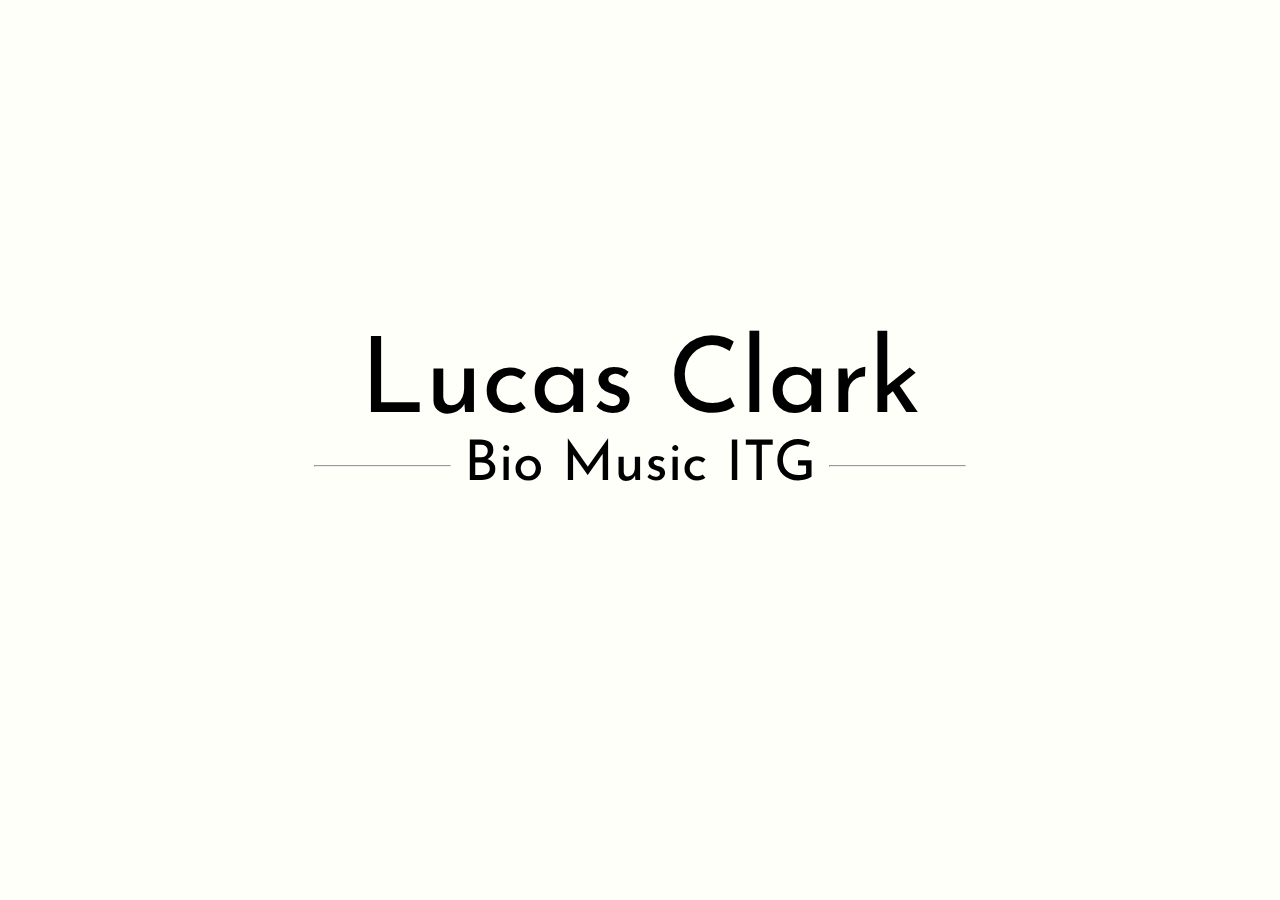
<file: index.html>
<!DOCTYPE html>
<html lang="en">
<head>
    <meta charset="UTF-8">
    <meta name="viewport" content="width=device-width, initial-scale=1.0">
    <meta http-equiv="X-UA-Compatible" content="ie=edge">
    <link href="https://fonts.googleapis.com/css2?family=Timmana&display=swap" rel="stylesheet">
    <link href="https://fonts.googleapis.com/css2?family=Josefin+Sans&display=swap" rel="stylesheet">    
    <link rel="stylesheet" href="./style.css">
    <link rel="stylesheet" href="./landing-style.css">
    <title>Lucas Clark</title>
</head>
<body>
    <div class="header">
        <div class="title" onclick="location.href = 'https:/\/old.laclark.me/'">Lucas Clark</div>
        <div class="navigation">
            <hr class="nav-line">
            <div class="nav-button" onclick="location.href = 'https:/\/old.laclark.me/bio'">Bio</div>
            <div class="nav-button" onclick="location.href = 'https:/\/old.laclark.me/music'">Music</div>
            <div class="nav-button" onclick="location.href = 'https:/\/old.laclark.me/itg'">ITG</div>
            <hr class="nav-line">
        </div>
    </div>
</html>
</file>
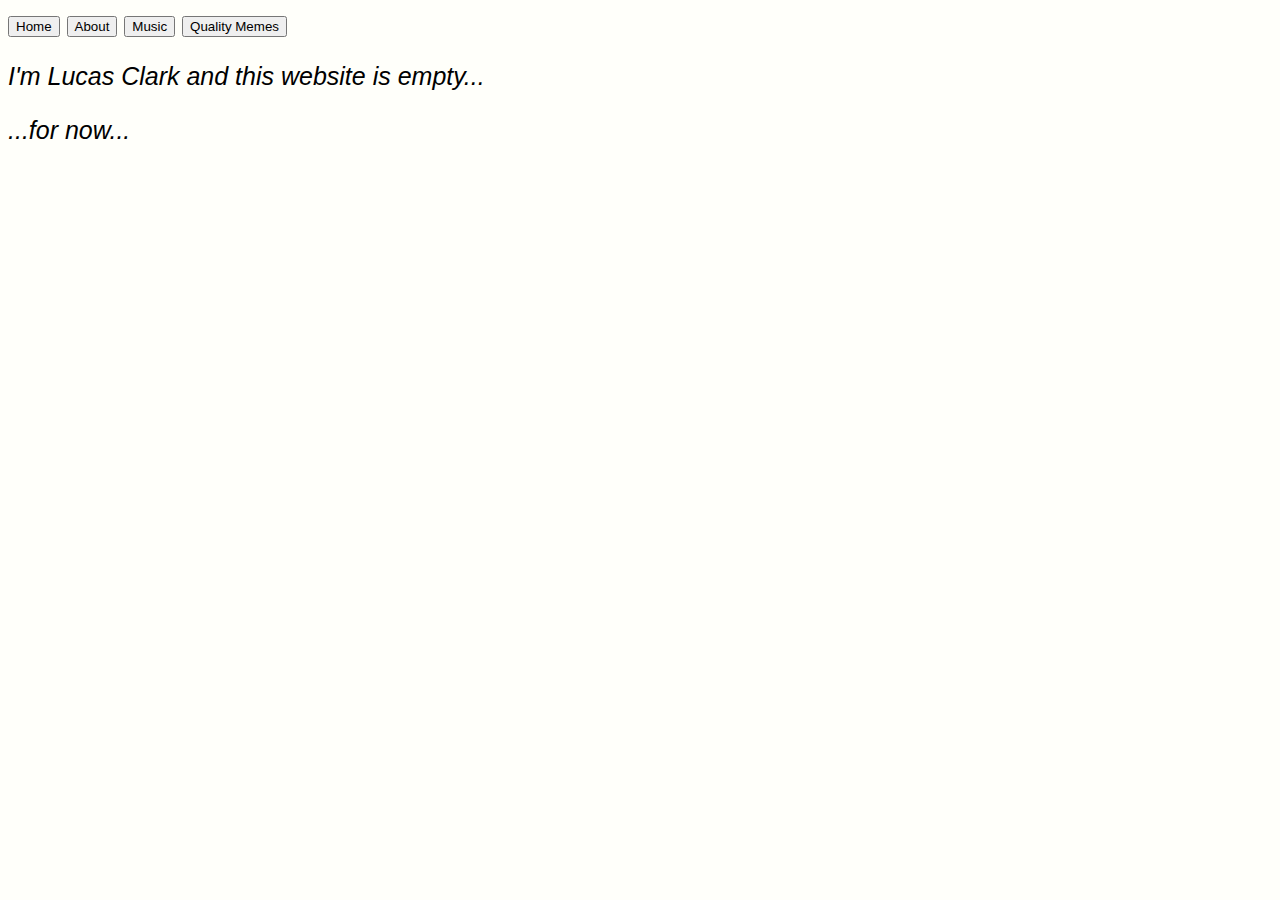
<file: about/index.html>
<!DOCTYPE html>
<html lang="en">
<head>
    <meta charset="UTF-8">
    <meta name="viewport" content="width=device-width, initial-scale=1.0">
    <meta http-equiv="X-UA-Compatible" content="ie=edge">
    <link rel="stylesheet" href="../style.css">
    <title>About</title>
</head>
<body>
    <div class="body">
        <div class="topbar">
                <button class="topbarbutton" onclick="location.href = 'https:/\/laclark.me/'">Home</button>
                <button class="topbarbutton" onclick="location.href = 'https:/\/laclark.me/about'">About</button>
                <button class="topbarbutton" onclick="location.href = 'https:/\/laclark.me/music'">Music</button>
                <button class="topbarbutton" onclick="location.href = 'https:/\/laclark.me/memes'">Quality Memes</button>
        </div>
        <p><i>I'm Lucas Clark and this website is empty...</i></p>
        <p><i>...for now...</i></p>
    </div>
</body>
</html>
</file>
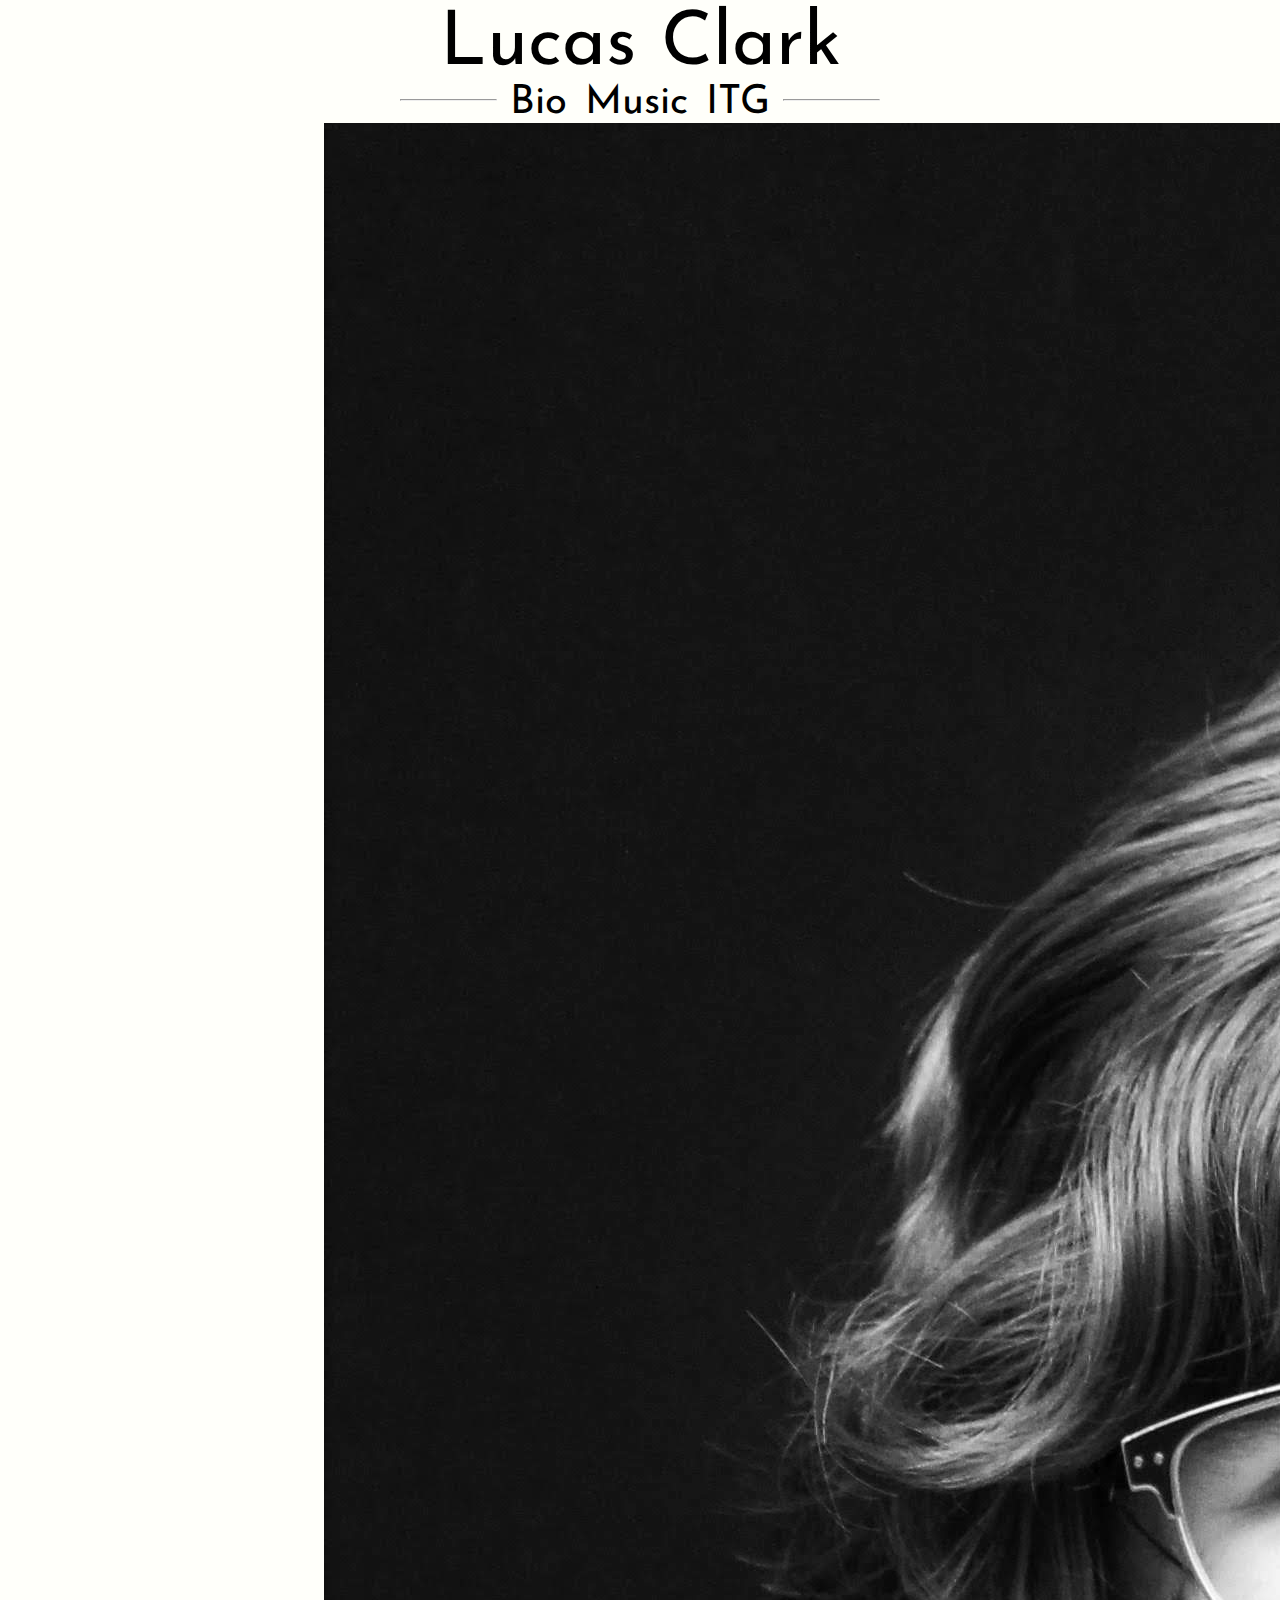
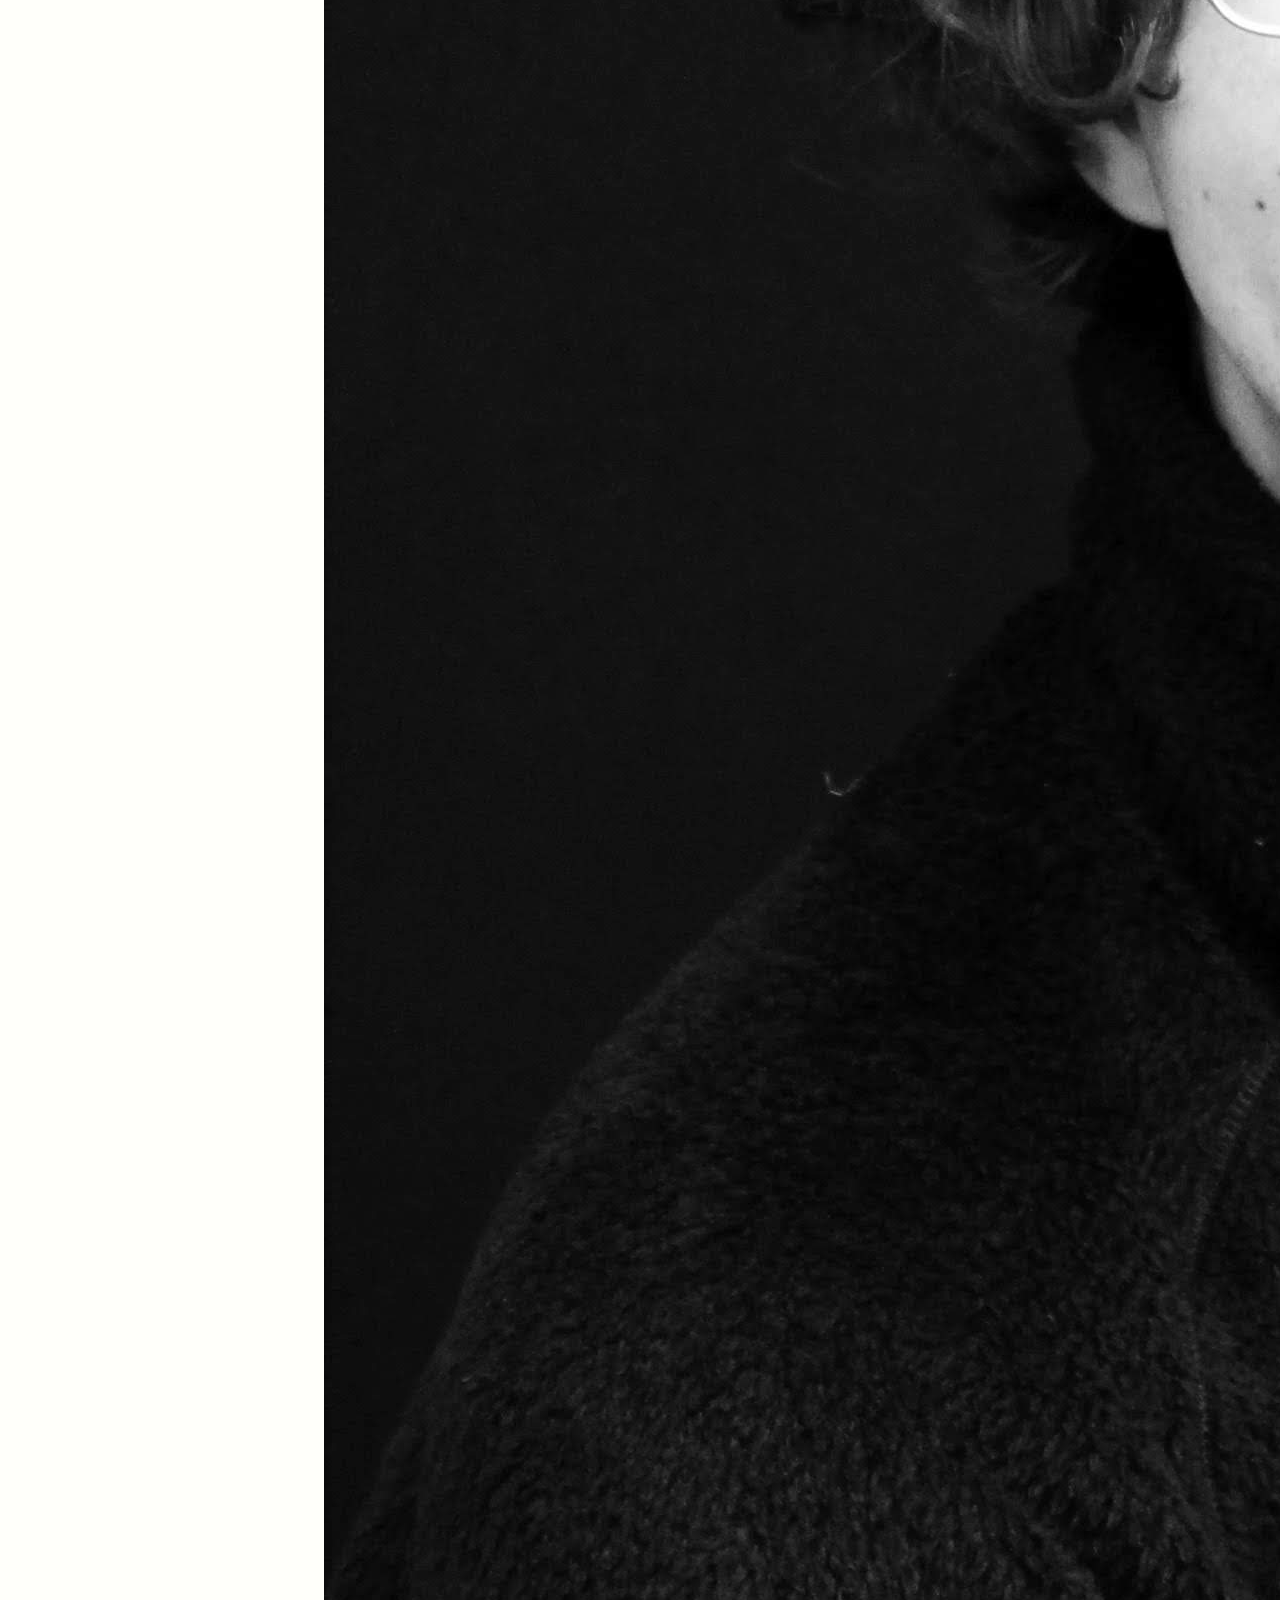
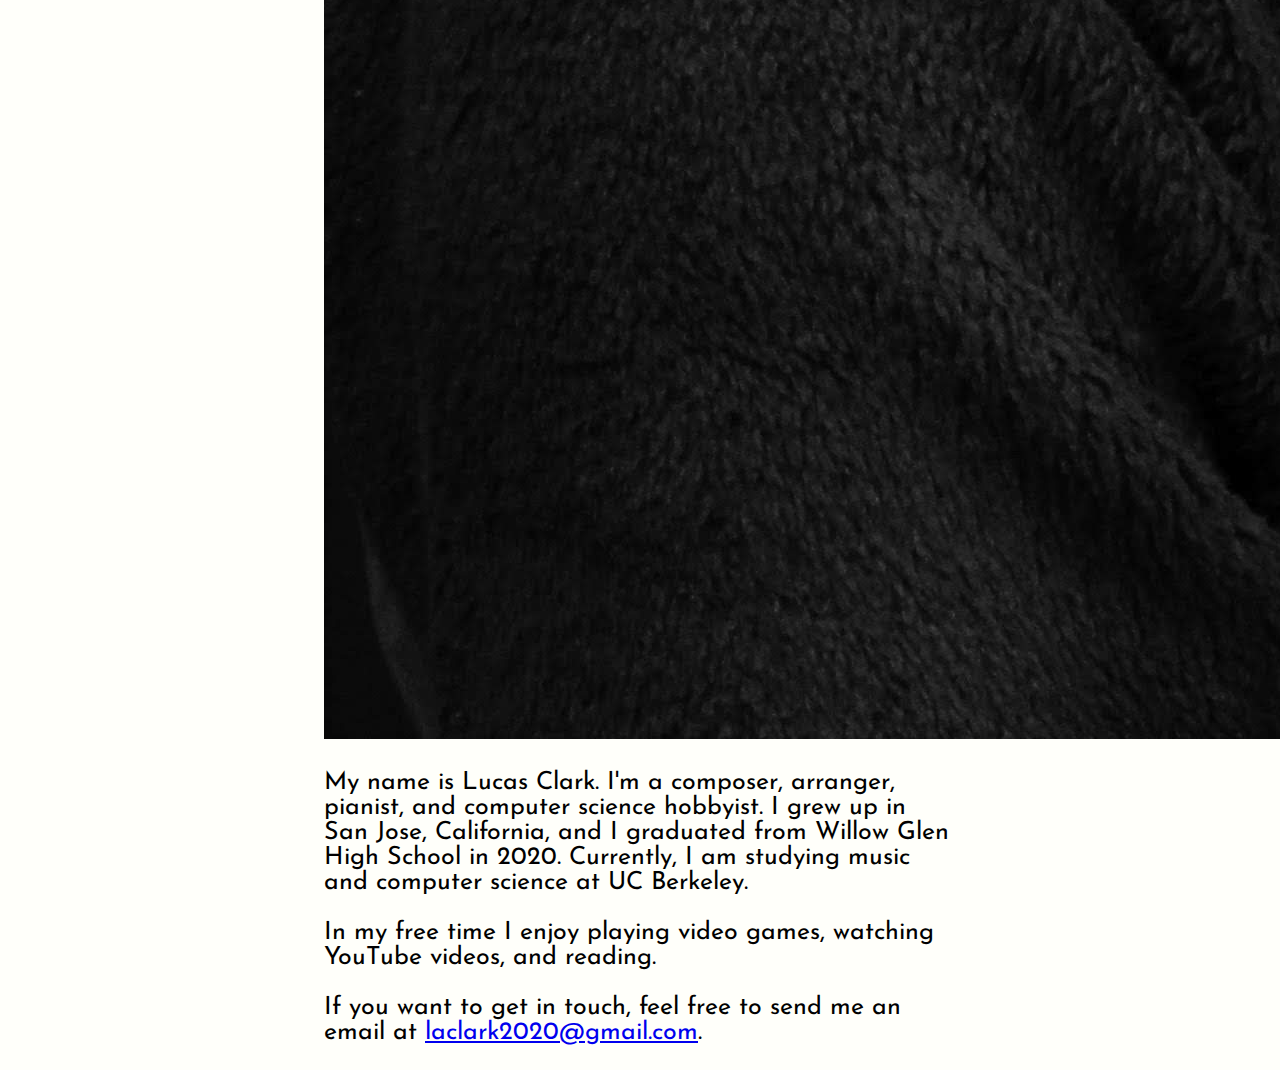
<file: bio/index.html>
<!DOCTYPE html>
<html lang="en">
<head>
    <meta charset="UTF-8">
    <meta name="viewport" content="width=device-width, initial-scale=1.0">
    <meta http-equiv="X-UA-Compatible" content="ie=edge">
    <link href="https://fonts.googleapis.com/css2?family=Timmana&display=swap" rel="stylesheet">
    <link href="https://fonts.googleapis.com/css2?family=Josefin+Sans&display=swap" rel="stylesheet">
    <link rel="stylesheet" href="../style.css">
    <link rel="stylesheet" href="./bio-style.css">
    <title>Lucas Clark - Bio</title>
</head>
<body>
    <div class="header">
        <div class="title" onclick="location.href = 'https:/\/old.laclark.me/'">Lucas Clark</div>
        <div class="navigation">
            <hr class="nav-line">
            <div class="nav-button" onclick="location.href = 'https:/\/old.laclark.me/bio'">Bio</div>
            <div class="nav-button" onclick="location.href = 'https:/\/old.laclark.me/music'">Music</div>
            <div class="nav-button" onclick="location.href = 'https:/\/old.laclark.me/itg'">ITG</div>
            <hr class="nav-line">
        </div>
    </div>
    <div class="content">
        <img id="head-shot" src="head-shot.jpg"></img>
        <p>My name is Lucas Clark. I'm a composer, arranger, pianist, and computer science hobbyist. I grew up in San Jose, California, and I graduated from Willow Glen High School in 2020. Currently, I am studying music and computer science at UC Berkeley.</p>
        <p>In my free time I enjoy playing video games, watching YouTube videos, and reading.</p>
        <p>If you want to get in touch, feel free to send me an email at <a href="mailto:laclark2020@gmail.com">laclark2020@gmail.com</a>.</p>
    </div>
    </body>
</html>
</file>
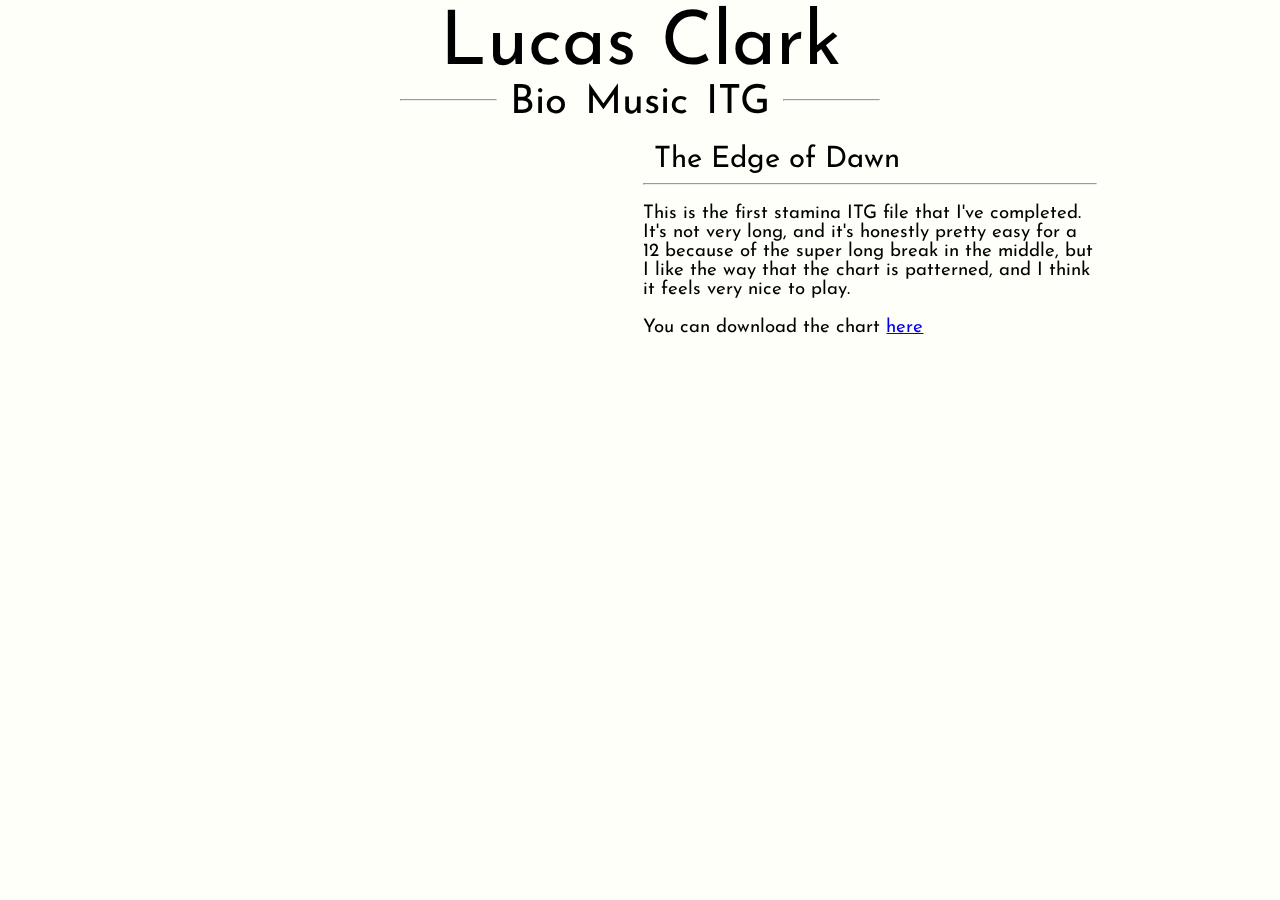
<file: itg/index.html>
<!DOCTYPE html>
<html lang="en">
<head>
    <meta charset="UTF-8">
    <meta name="viewport" content="width=device-width, initial-scale=1.0">
    <meta http-equiv="X-UA-Compatible" content="ie=edge">
    <link href="https://fonts.googleapis.com/css2?family=Timmana&display=swap" rel="stylesheet">
    <link href="https://fonts.googleapis.com/css2?family=Josefin+Sans&display=swap" rel="stylesheet">
    <link rel="stylesheet" href="../style.css">
    <link rel="stylesheet" href="./itg-style.css">
    <title>Lucas Clark - Music</title>
</head>
<body>
    <div class="header">
        <div class="title" onclick="location.href = 'https:/\/old.laclark.me/'">Lucas Clark</div>
        <div class="navigation">
            <hr class="nav-line">
            <div class="nav-button" onclick="location.href = 'https:/\/old.laclark.me/bio'">Bio</div>
            <div class="nav-button" onclick="location.href = 'https:/\/old.laclark.me/music'">Music</div>
            <div class="nav-button" onclick="location.href = 'https:/\/old.laclark.me/itg'">ITG</div>
            <hr class="nav-line">
        </div>
    </div>
    <div class="itg-chart">
        <div class="itg-video">
            <iframe width="512" height="288" src="https://www.youtube-nocookie.com/embed/g9tICX5bXTs" frameborder="0" allow="accelerometer; autoplay; encrypted-media; gyroscope; picture-in-picture" allowfullscreen></iframe>
        </div>
        <div class="itg-content">
            <div class="itg-title">The Edge of Dawn</div>
            <div class="itg-line"><hr></div>
            <div class="itg-description">
                <p class="itg-content">This is the first stamina ITG file that I've completed. It's not very long, and it's honestly pretty easy for a 12 because of the super long break in the middle, but I like the way that the chart is patterned, and I think it feels very nice to play.</p>
                <p class="itg-content">You can download the chart <a href="https://drive.google.com/file/d/13XyeIMhY2HAG9UaKhStHp6BhsGCLL8Q7/view?usp=sharing">here</a></p>
            </div>
        </div>
    </div>
</body>
</html>
</file>
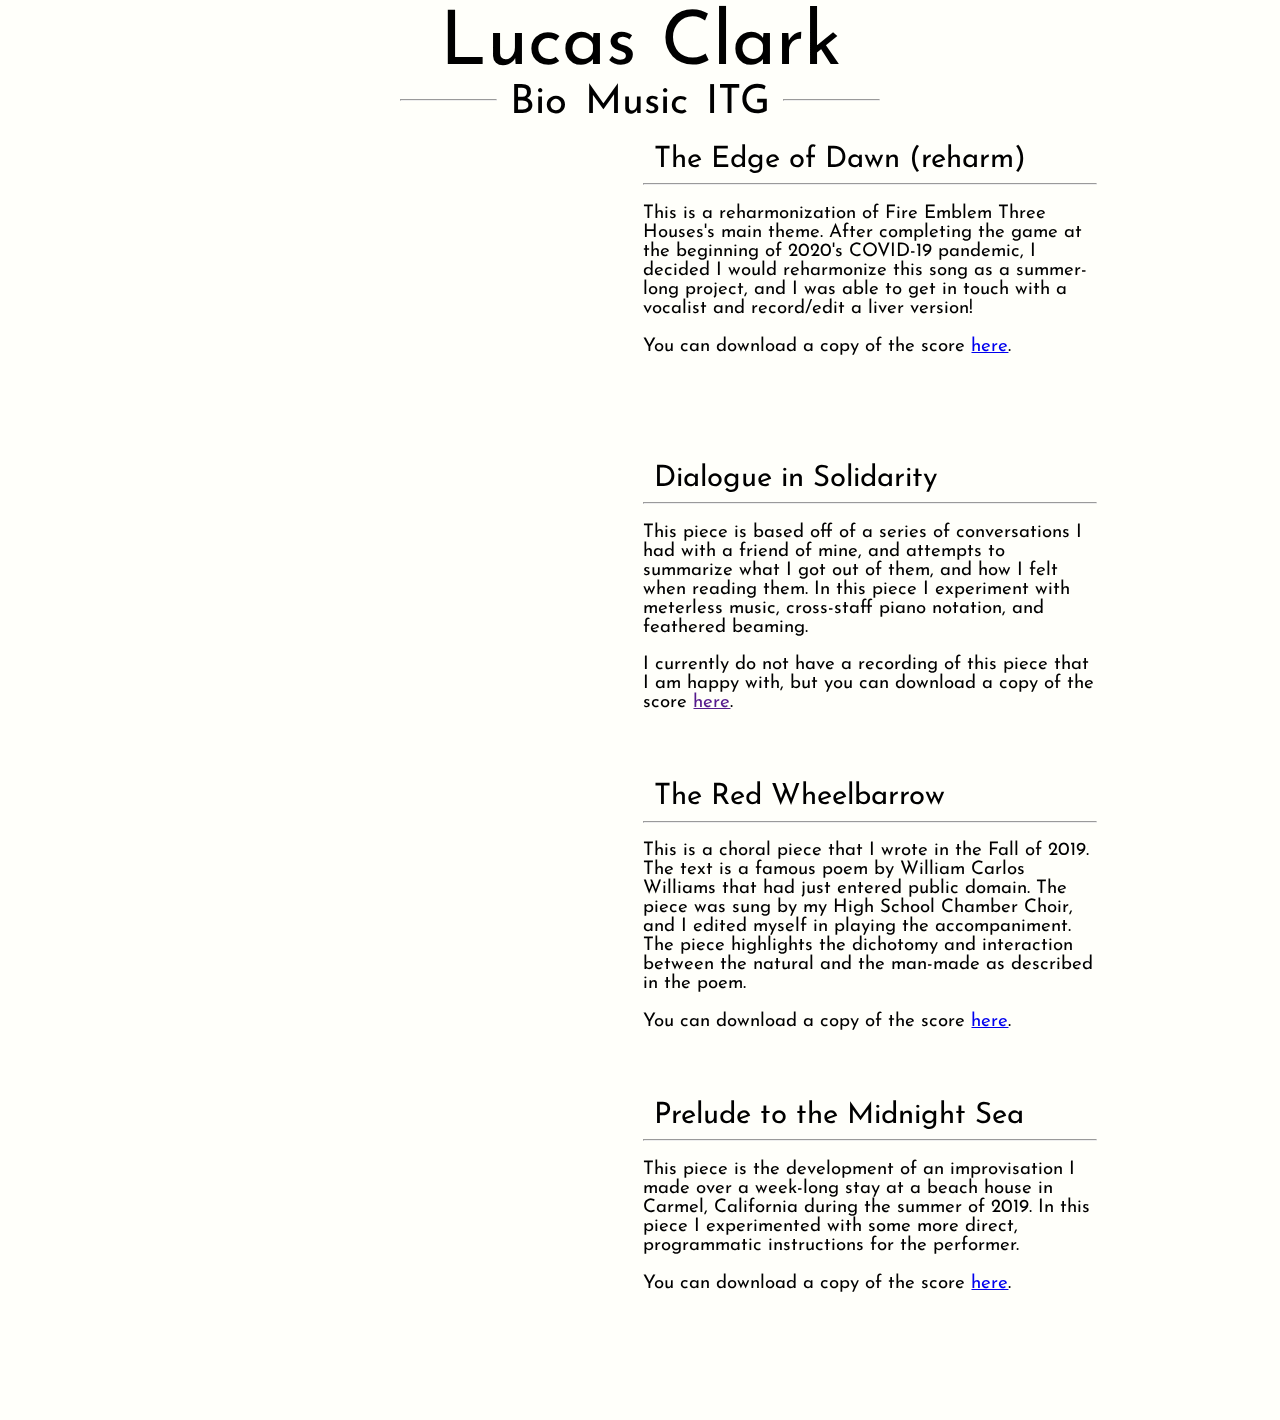
<file: music/index.html>
<!DOCTYPE html>
<html lang="en">
<head>
    <meta charset="UTF-8">
    <meta name="viewport" content="width=device-width, initial-scale=1.0">
    <meta http-equiv="X-UA-Compatible" content="ie=edge">
    <link href="https://fonts.googleapis.com/css2?family=Timmana&display=swap" rel="stylesheet">
    <link href="https://fonts.googleapis.com/css2?family=Josefin+Sans&display=swap" rel="stylesheet">
    <link rel="stylesheet" href="../style.css">
    <link rel="stylesheet" href="./music-style.css">
    <title>Lucas Clark - Music</title>
</head>
<body>
    <div class="header">
        <div class="title" onclick="location.href = 'https:/\/old.laclark.me/'">Lucas Clark</div>
        <div class="navigation">
            <hr class="nav-line">
            <div class="nav-button" onclick="location.href = 'https:/\/old.laclark.me/bio'">Bio</div>
            <div class="nav-button" onclick="location.href = 'https:/\/old.laclark.me/music'">Music</div>
            <div class="nav-button" onclick="location.href = 'https:/\/old.laclark.me/itg'">ITG</div>
            <hr class="nav-line">
        </div>
    </div>
    <div>
        <div class="music-piece">
            <div class="music-video">
                <iframe width="512" height="288" src="https://www.youtube-nocookie.com/embed/uIRriTZpzZw" frameborder="0" allow="accelerometer; autoplay; encrypted-media; gyroscope; picture-in-picture" allowfullscreen></iframe>
            </div>
            <div class="music-content">
                <div class="music-title">The Edge of Dawn (reharm)</div>
                <div class="music-line"><hr></div>
                <div class="music-description">
                    <p class="music-content">This is a reharmonization of Fire Emblem Three Houses's main theme. After completing the game at the beginning of 2020's COVID-19 pandemic, I decided I would reharmonize this song as a summer-long project, and I was able to get in touch with a vocalist and record/edit a liver version!</p>
                    <p class="music-content">You can download a copy of the score <a href="https://drive.google.com/file/d/1fuYSQnUQsSqv3FLWVrvSKrhwvo180Yj6/view?usp=sharing">here</a>.</p> 
                </div>
            </div>
        </div>
        <div class="music-piece">
            <div class="music-video">
               <iframe src="https://drive.google.com/file/d/1f9OmqOfTpTptLX5Ryt_NCJJxybjtJMdq/preview" width="512" height="288"></iframe>
            </div>
            <div class="music-content">
                <div class="music-title">Dialogue in Solidarity</div>
                <div class="music-line"><hr></div>
                <div class="music-description">
                    <p class="music-content">This piece is based off of a series of conversations I had with a friend of mine, and attempts to summarize what I got out of them, and how I felt when reading them. In this piece I experiment with meterless music, cross-staff piano notation, and feathered beaming.</p>
                    <p class="music-content">I currently do not have a recording of this piece that I am happy with, but you can download a copy of the score <a href="">here</a>.</p>
                </div>
            </div>
        </div>
        <div class="music-piece">
            <div class="music-video">
               <iframe class="music-video" width="512" height="288" src="https://www.youtube-nocookie.com/embed/m_ypZZiUur0" frameborder="0" allow="accelerometer; autoplay; encrypted-media; gyroscope; picture-in-picture" allowfullscreen></iframe>
            </div>
            <div class="music-content">
                <div class="music-title">The Red Wheelbarrow</div>
                <div class="music-line"><hr></div>
                <div class="music-description">
                    <p class="music-content">This is a choral piece that I wrote in the Fall of 2019. The text is a famous poem by William Carlos Williams that had just entered public domain. The piece was sung by my High School Chamber Choir, and I edited myself in playing the accompaniment. The piece highlights the dichotomy and interaction between the natural and the man-made as described in the poem.</p>
                    <p class="music-content">You can download a copy of the score <a href="https://drive.google.com/file/d/1ucyAH5YVUJesitsE6iwl33m2aZgd1bDW/view?usp=sharing">here</a>.</p> 
                </div>
            </div>
        </div>
        <div class="music-piece">
            <div class="music-video">
                <iframe class="music-video" width="512" height="288" src="https://www.youtube-nocookie.com/embed/q9JeEW5PxcA" frameborder="0" allow="accelerometer; autoplay; encrypted-media; gyroscope; picture-in-picture" allowfullscreen></iframe>
            </div>
            <div class="music-content">
                <div class="music-title">Prelude to the Midnight Sea</div>
                <div class="music-line"><hr></div>
                <div class="music-description">
                    <p class="music-content">This piece is the development of an improvisation I made over a week-long stay at a beach house in Carmel, California during the summer of 2019. In this piece I experimented with some more direct, programmatic instructions for the performer. </p>
                    <p class="music-content">You can download a copy of the score <a href="https://drive.google.com/file/d/1E2oA6Cexw-0Q_IaMJOrk6bpxcca6Adce/view?usp=sharing">here</a>.</p> 
                </div>
            </div>
        </div>
    </div>
</body>
</html>
</file>
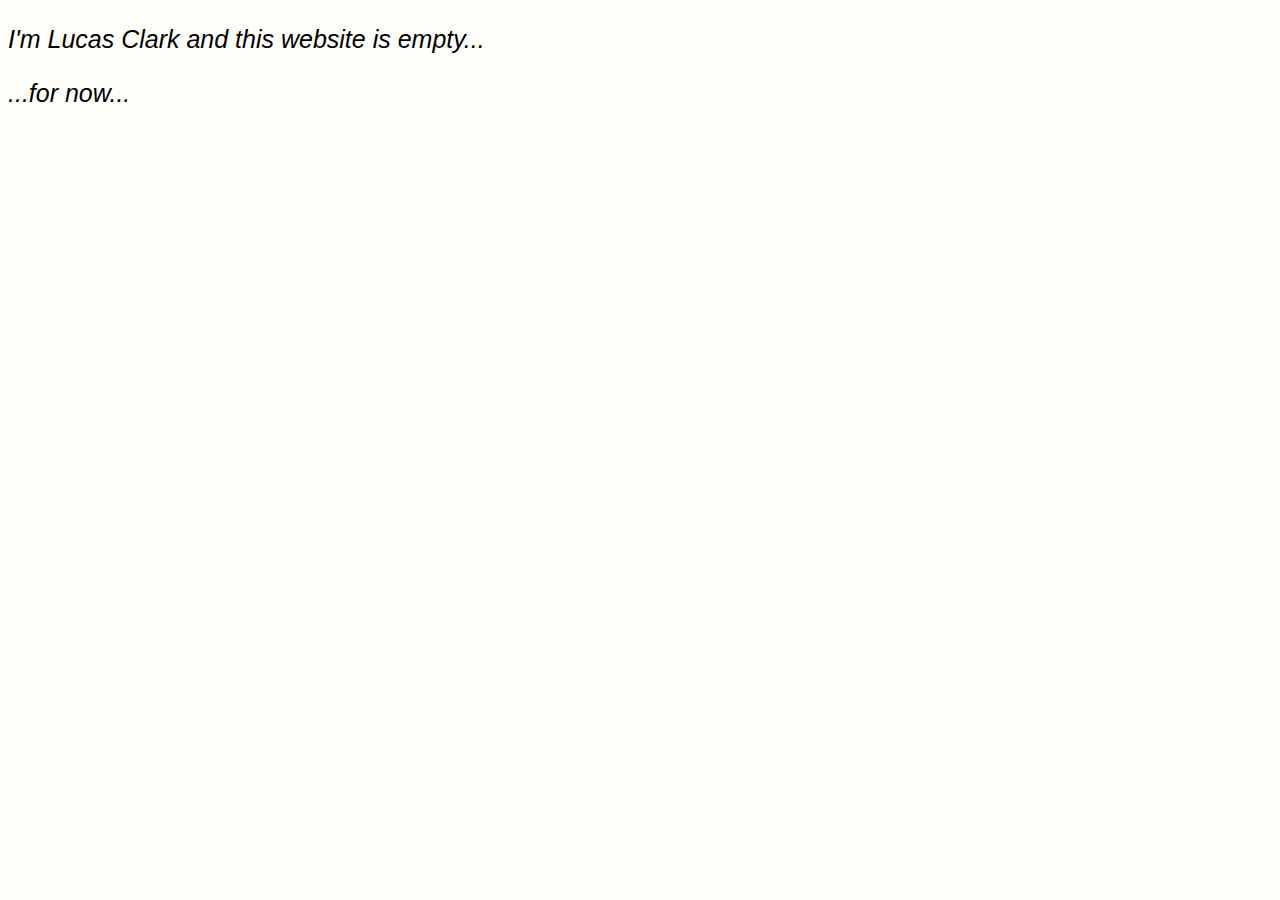
<file: about/about.html>
<!DOCTYPE html>
<html lang="en">
<head>
    <meta charset="UTF-8">
    <meta name="viewport" content="width=device-width, initial-scale=1.0">
    <meta http-equiv="X-UA-Compatible" content="ie=edge">
    <link rel="stylesheet" href="../style.css">
    <title>About</title>
</head>
<body>
    <div class="body">
        <p><i>I'm Lucas Clark and this website is empty...</i></p>
        <p><i>...for now...</i></p>
    </div>
</body>
</html>
</file>
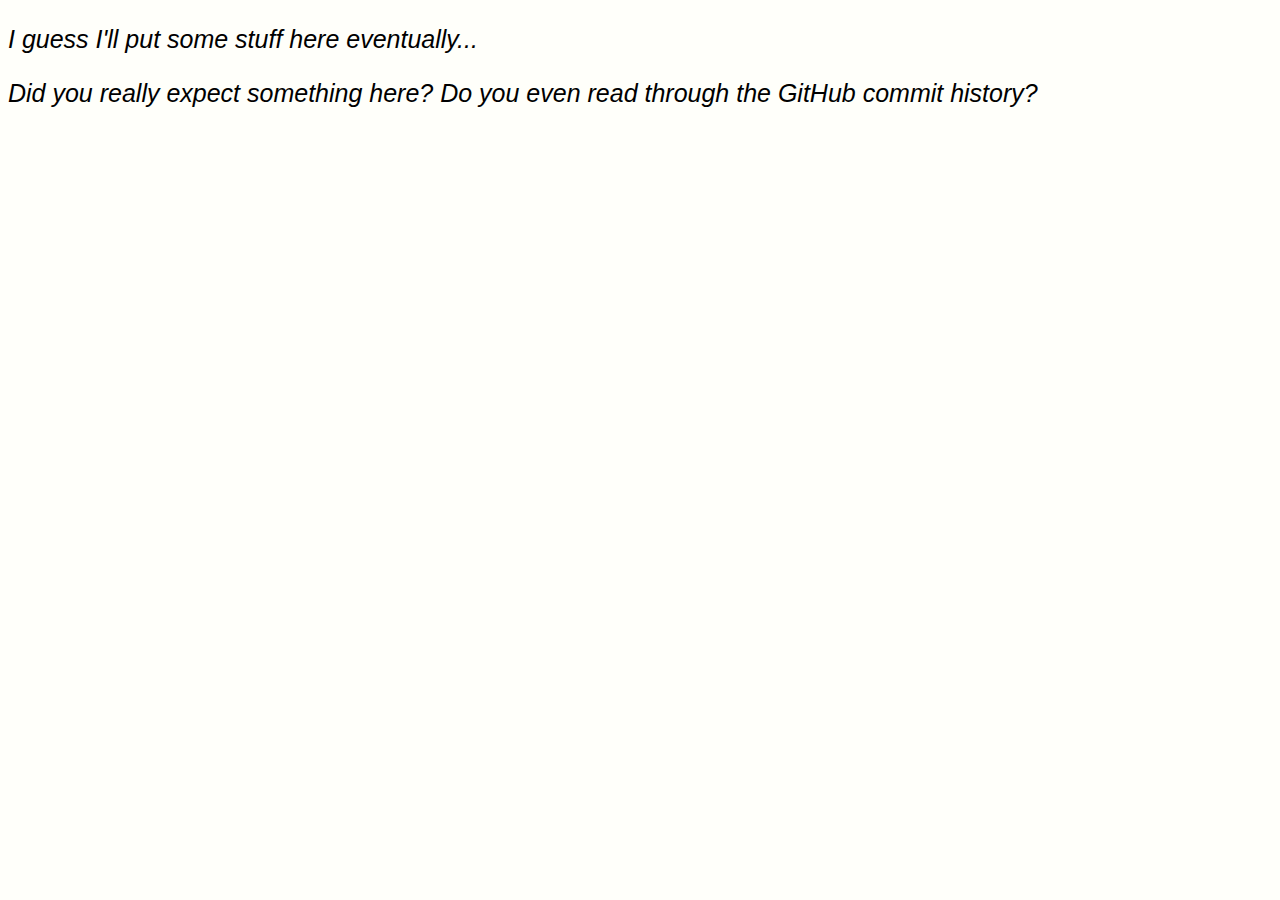
<file: music/music.html>
<!DOCTYPE html>
<html lang="en">
<head>
    <meta charset="UTF-8">
    <meta name="viewport" content="width=device-width, initial-scale=1.0">
    <meta http-equiv="X-UA-Compatible" content="ie=edge">
    <link rel="stylesheet" href="../style.css">
    <title>Music</title>
</head>
<body>
    <div class="body">
        <p><i>I guess I'll put some stuff here eventually...</i></p>
        <p><i>Did you really expect something here? Do you even read through the GitHub commit history?</i></p>
    </div>
</body>
</html>
</file>
<file: style.css>
:root {
    --background-color: rgb(255, 255, 250);
}
body {
    font-family: 'Josefin Sans', sans-serif;
    font-size: 25px;
    background-color: var(--background-color);
}
.title {
    font-size: 75px;
    text-align: center;
    display:inline;
}
.header {
    display: block;
    text-align: center;
}
.title:hover {
    color: gray;
    cursor: pointer;
}
.navigation {
    text-align: center;
}
.nav-button {
    display: inline-block;
    font-size: 40px;
    padding-left: 5px;
    padding-right: 5px;
}
.nav-button:hover {
    color: gray;
    cursor: pointer;
}
.nav-line {
    width:95px;
    display: inline-block;
}

@media (max-width: 665px) {
  hr.nav-line {
      display: block !important;
      width: 300px;
  }
}
</file>
<file: landing-style.css>
body {
    height:90vh;
    display:flex;
    align-items: center;
    justify-content: center;
}
.title {
    font-size: 105px;
}
.header {
    vertical-align: center;
}
.nav-button {
    font-size: 56px;
}
.nav-line {
    width:135px;
}
</file>
<file: bio/bio-style.css>
#grad-sign {
    float: left;
    padding-right: 20px;
    height: auto;
    max-width: 400px;
}
.content {
    margin: auto;
    width: 50%;
}
</file>
<file: itg/itg-style.css>
.itg-chart {
    font-size: 14pt;
    padding-top: 22px;
    width: 1050px;
    margin: auto;
}

.itg-title {
    font-size: 22pt;
}

.itg-video {
    margin-left: 2em;
}

.itg-video > iframe {
    width: 100%;
    float: right;
    display: block;
    border: 0px;
}

.itg-chart > div {
    padding-bottom: 1em;
    float: left;
    height: 300px;
    width: 45%;
    display: block;
}

.itg-content > div {
    padding-left: 1em;
}
  
@media (max-width: 1100px) {
    .itg-piece {
        width: 100%;
        height: auto;
        margin: auto;
    }
    .itg-piece > div {
        float: none;
        width: 100%;
    }
    .itg-video {
        width: 512px;
        margin: auto;
    }
}
</file>
<file: music/music-style.css>
.music-piece {
    font-size: 14pt;
    padding-top: 22px;
    width: 1050px;
    margin: auto;
}

.music-title {
    font-size: 22pt;
}

.music-video {
    margin-left: 2em;
}

.music-video > iframe {
    width: 100%;
    float: right;
    display: block;
    border: 0px;
}

.music-piece > div {
    padding-bottom: 1em;
    float: left;
    height: 300px;
    width: 45%;
    display: block;
}

.music-content > div {
    padding-left: 1em;
}
  
@media (max-width: 1100px) {
    .music-piece {
        width: 100%;
        height: auto;
        margin: auto;
    }
    .music-piece > div {
        float: none;
        width: 100%;
    }
    .music-video {
        width: 512px;
        margin: auto;
    }
}
</file>
